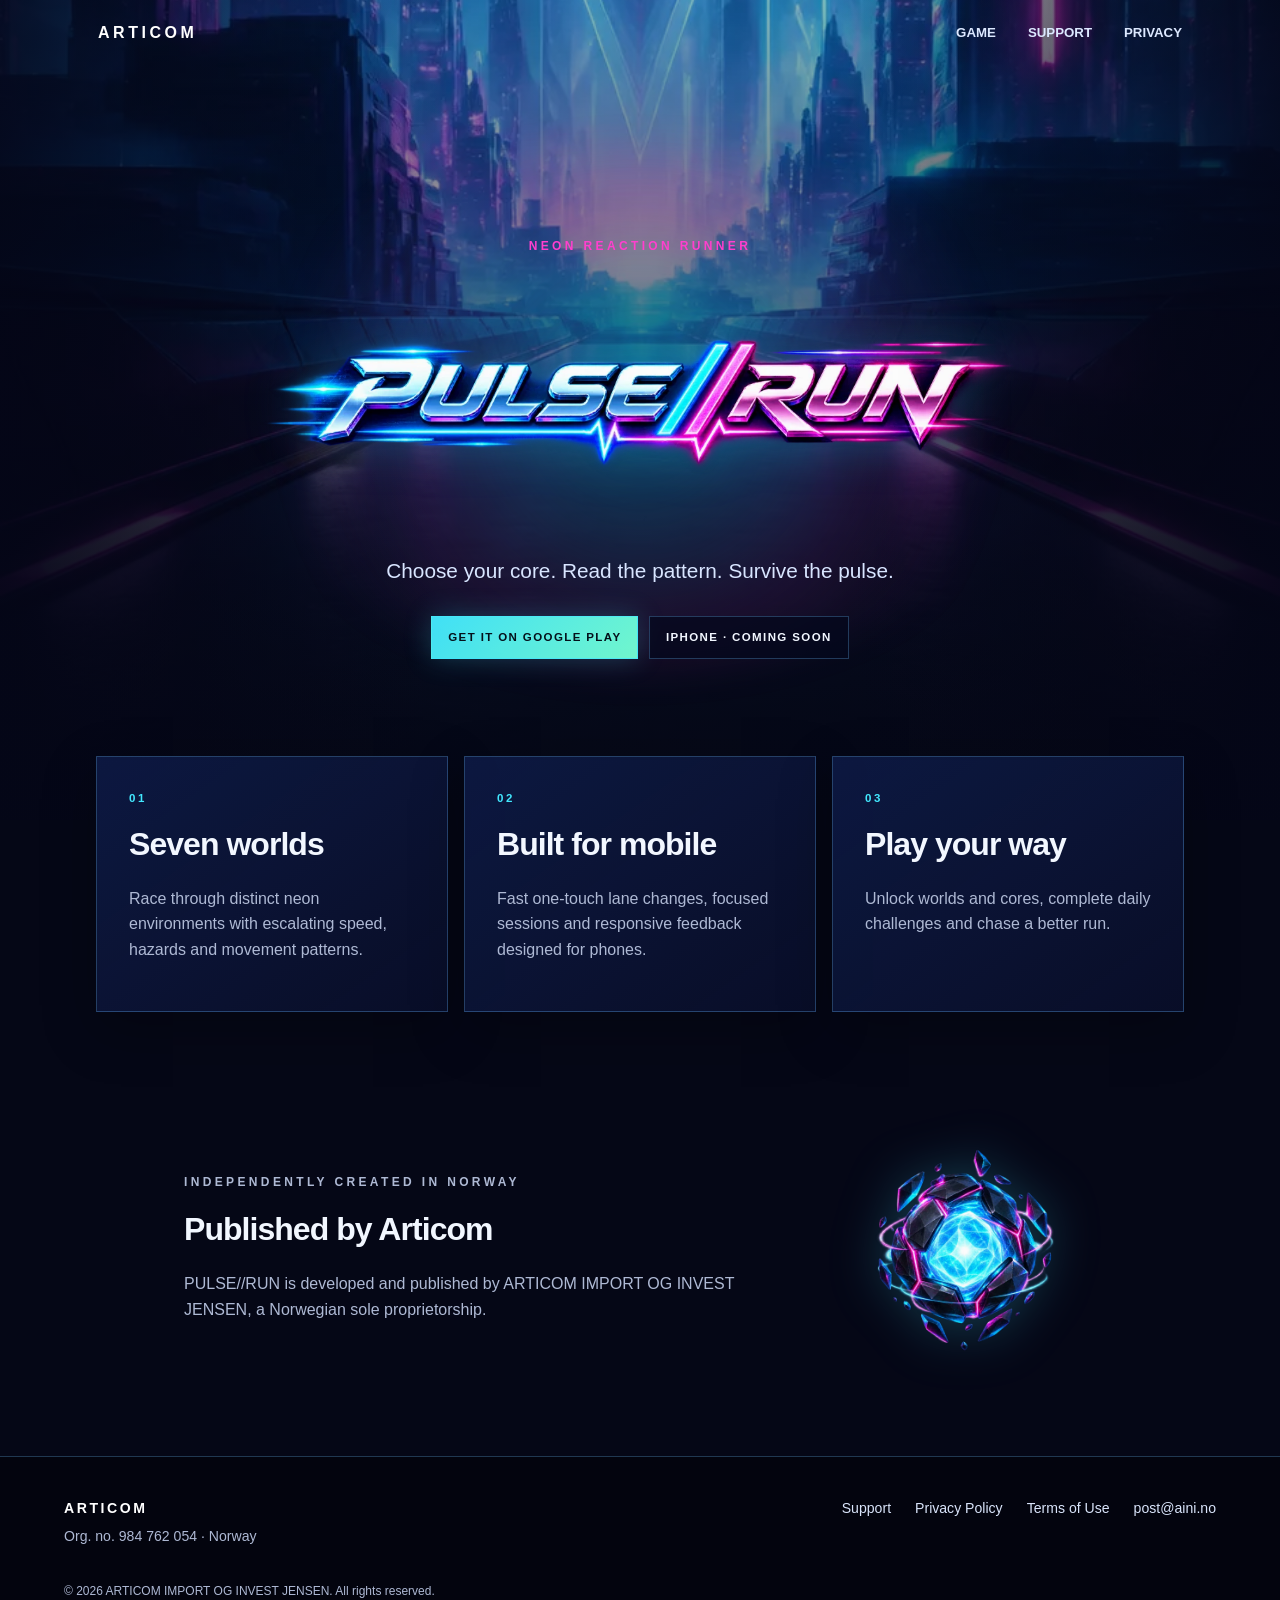
<file: index.html>
<!doctype html>
<html lang="en">
<head>
  <meta charset="utf-8">
  <meta name="viewport" content="width=device-width, initial-scale=1">
  <meta name="description" content="Articom presents PULSE//RUN, a neon reaction runner for iOS and Android.">
  <meta name="theme-color" content="#080b22">
  <link rel="canonical" href="https://articom.no/">
  <link rel="icon" href="/assets/favicon.png" type="image/png">
  <link rel="stylesheet" href="/assets/site.css">
  <title>Articom · PULSE//RUN</title>
</head>
<body>
  <header class="site-header">
    <a class="brand" href="/" aria-label="Articom home">ARTICOM</a>
    <nav aria-label="Primary navigation">
      <a href="#game">Game</a>
      <a href="/support/">Support</a>
      <a href="/privacy/">Privacy</a>
    </nav>
  </header>

  <main>
    <section class="hero" id="game">
      <div class="hero-glow" aria-hidden="true"></div>
      <div class="hero-content">
        <p class="eyebrow">NEON REACTION RUNNER</p>
        <img class="wordmark" src="/assets/pulse-run-wordmark.webp" alt="PULSE//RUN">
        <p class="lead">Choose your core. Read the pattern. Survive the pulse.</p>
        <div class="platforms" aria-label="Download PULSE RUN">
          <a class="play-link" href="https://play.google.com/store/apps/details?id=no.articom.pulserun" target="_blank" rel="noopener noreferrer">Get it on Google Play</a>
          <span>iPhone · Coming soon</span>
        </div>
      </div>
    </section>

    <section class="content-grid" aria-label="PULSE RUN features">
      <article class="panel">
        <p class="panel-number">01</p>
        <h2>Seven worlds</h2>
        <p>Race through distinct neon environments with escalating speed, hazards and movement patterns.</p>
      </article>
      <article class="panel">
        <p class="panel-number">02</p>
        <h2>Built for mobile</h2>
        <p>Fast one-touch lane changes, focused sessions and responsive feedback designed for phones.</p>
      </article>
      <article class="panel">
        <p class="panel-number">03</p>
        <h2>Play your way</h2>
        <p>Unlock worlds and cores, complete daily challenges and chase a better run.</p>
      </article>
    </section>

    <section class="publisher">
      <div>
        <p class="eyebrow">INDEPENDENTLY CREATED IN NORWAY</p>
        <h2>Published by Articom</h2>
        <p>PULSE//RUN is developed and published by ARTICOM IMPORT OG INVEST JENSEN, a Norwegian sole proprietorship.</p>
      </div>
      <img src="/assets/pulse-core.webp" alt="A glowing PULSE RUN core">
    </section>
  </main>

  <footer>
    <div>
      <strong>ARTICOM</strong>
      <p>Org. no. 984 762 054 · Norway</p>
    </div>
    <div class="footer-links">
      <a href="/support/">Support</a>
      <a href="/privacy/">Privacy Policy</a>
      <a href="/terms/">Terms of Use</a>
      <a href="mailto:post@aini.no">post@aini.no</a>
    </div>
    <p class="copyright">© 2026 ARTICOM IMPORT OG INVEST JENSEN. All rights reserved.</p>
  </footer>
</body>
</html>
</file>
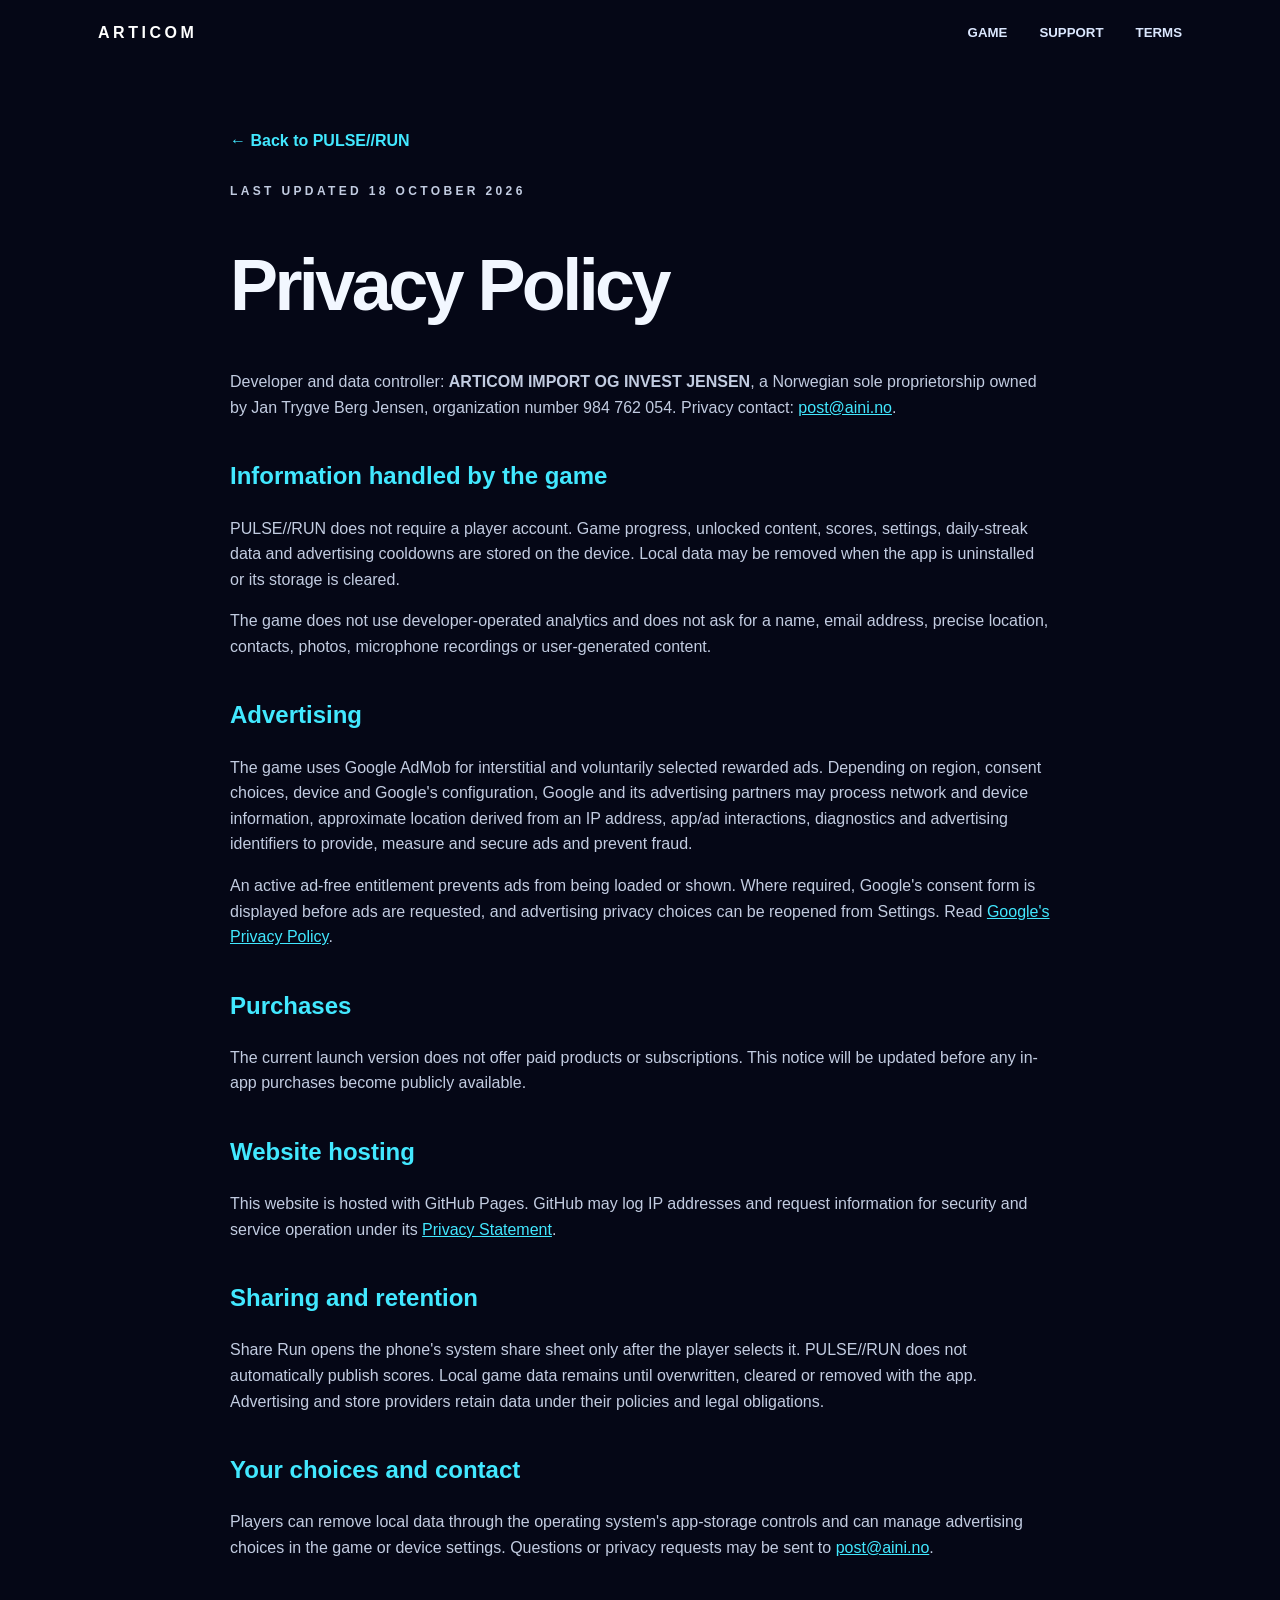
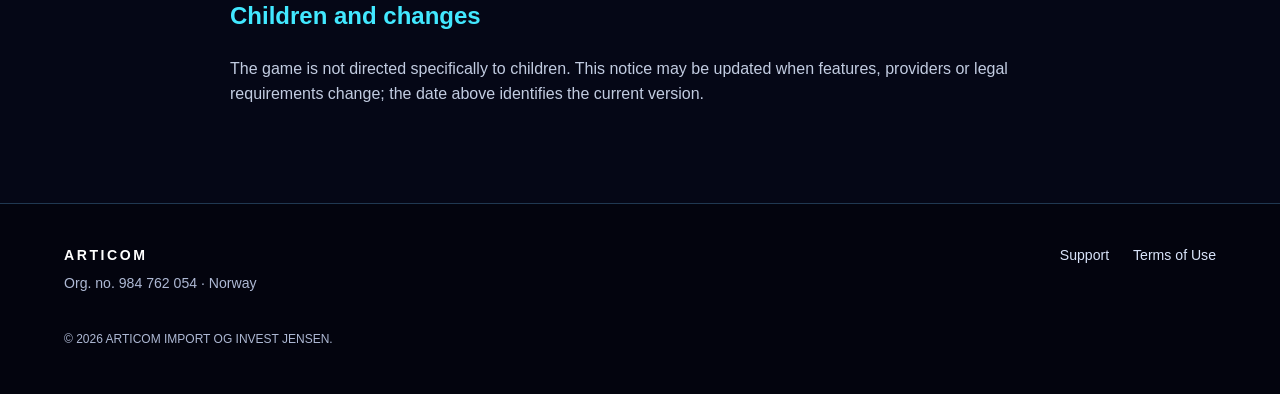
<file: privacy/index.html>
<!doctype html>
<html lang="en">
<head>
  <meta charset="utf-8"><meta name="viewport" content="width=device-width, initial-scale=1">
  <meta name="description" content="Privacy Policy for PULSE RUN.">
  <link rel="canonical" href="https://articom.no/privacy/"><link rel="icon" href="/assets/favicon.png" type="image/png"><link rel="stylesheet" href="/assets/site.css">
  <title>Privacy Policy · PULSE//RUN</title>
</head>
<body>
  <header class="site-header"><a class="brand" href="/">ARTICOM</a><nav aria-label="Primary navigation"><a href="/">Game</a><a href="/support/">Support</a><a href="/terms/">Terms</a></nav></header>
  <main class="legal-main">
    <a class="back-link" href="/">← Back to PULSE//RUN</a>
    <p class="eyebrow">LAST UPDATED 18 OCTOBER 2026</p><h1>Privacy Policy</h1>
    <p>Developer and data controller: <strong>ARTICOM IMPORT OG INVEST JENSEN</strong>, a Norwegian sole proprietorship owned by Jan Trygve Berg Jensen, organization number 984 762 054. Privacy contact: <a href="mailto:post@aini.no">post@aini.no</a>.</p>
    <h2>Information handled by the game</h2>
    <p>PULSE//RUN does not require a player account. Game progress, unlocked content, scores, settings, daily-streak data and advertising cooldowns are stored on the device. Local data may be removed when the app is uninstalled or its storage is cleared.</p>
    <p>The game does not use developer-operated analytics and does not ask for a name, email address, precise location, contacts, photos, microphone recordings or user-generated content.</p>
    <h2>Advertising</h2>
    <p>The game uses Google AdMob for interstitial and voluntarily selected rewarded ads. Depending on region, consent choices, device and Google's configuration, Google and its advertising partners may process network and device information, approximate location derived from an IP address, app/ad interactions, diagnostics and advertising identifiers to provide, measure and secure ads and prevent fraud.</p>
    <p>An active ad-free entitlement prevents ads from being loaded or shown. Where required, Google's consent form is displayed before ads are requested, and advertising privacy choices can be reopened from Settings. Read <a href="https://policies.google.com/privacy">Google's Privacy Policy</a>.</p>
    <h2>Purchases</h2>
    <p>The current launch version does not offer paid products or subscriptions. This notice will be updated before any in-app purchases become publicly available.</p>
    <h2>Website hosting</h2>
    <p>This website is hosted with GitHub Pages. GitHub may log IP addresses and request information for security and service operation under its <a href="https://docs.github.com/en/site-policy/privacy-policies/github-general-privacy-statement">Privacy Statement</a>.</p>
    <h2>Sharing and retention</h2>
    <p>Share Run opens the phone's system share sheet only after the player selects it. PULSE//RUN does not automatically publish scores. Local game data remains until overwritten, cleared or removed with the app. Advertising and store providers retain data under their policies and legal obligations.</p>
    <h2>Your choices and contact</h2>
    <p>Players can remove local data through the operating system's app-storage controls and can manage advertising choices in the game or device settings. Questions or privacy requests may be sent to <a href="mailto:post@aini.no">post@aini.no</a>.</p>
    <h2>Children and changes</h2>
    <p>The game is not directed specifically to children. This notice may be updated when features, providers or legal requirements change; the date above identifies the current version.</p>
  </main>
  <footer><div><strong>ARTICOM</strong><p>Org. no. 984 762 054 · Norway</p></div><div class="footer-links"><a href="/support/">Support</a><a href="/terms/">Terms of Use</a></div><p class="copyright">© 2026 ARTICOM IMPORT OG INVEST JENSEN.</p></footer>
</body></html>
</file>
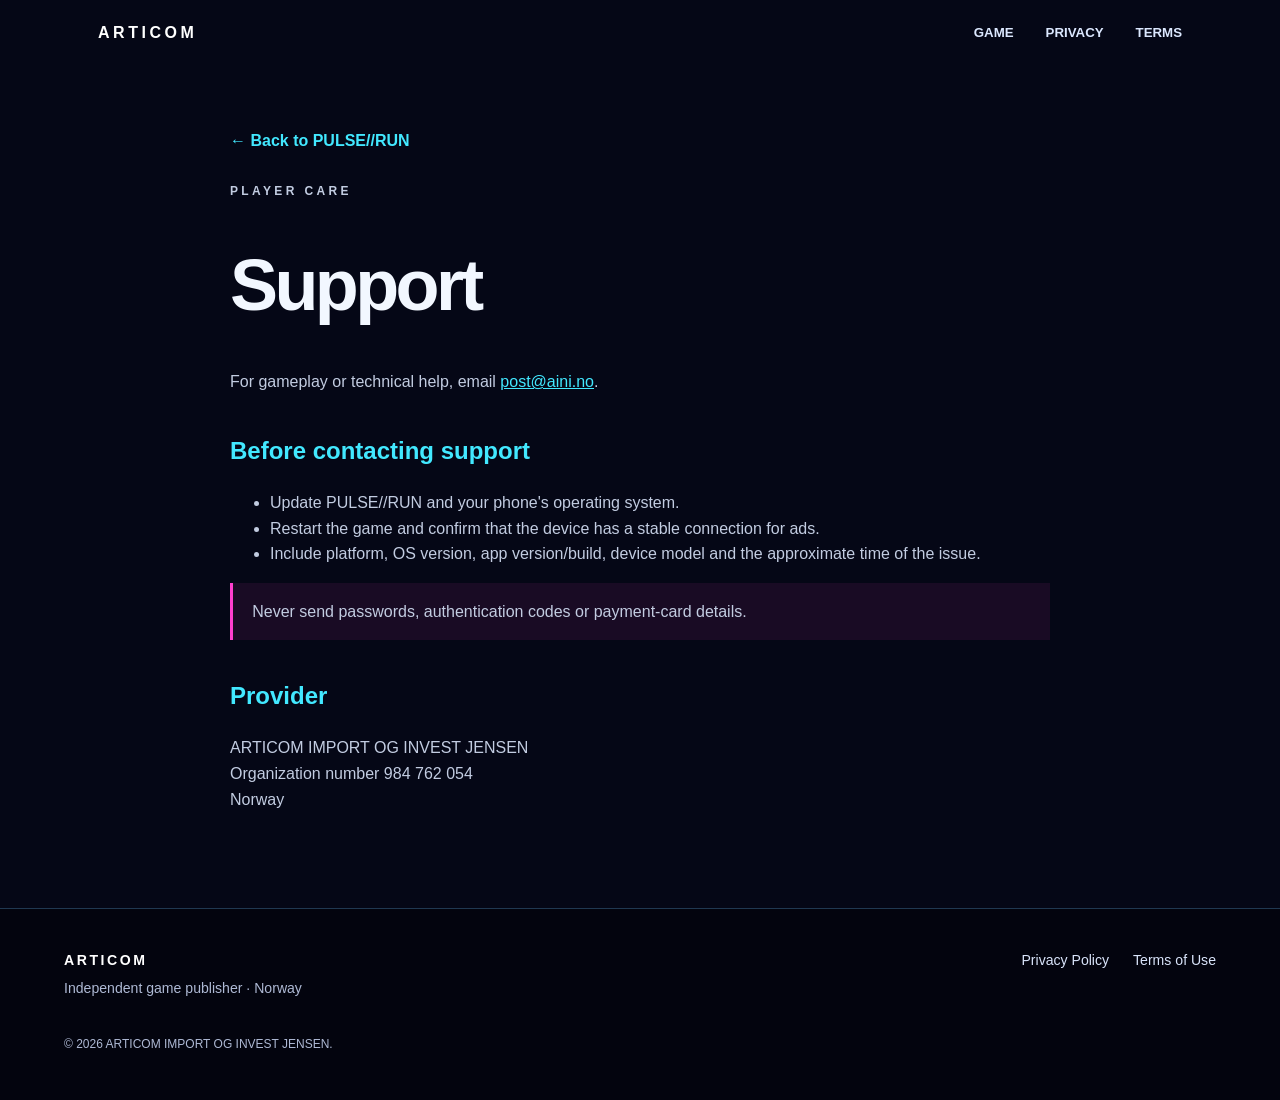
<file: support/index.html>
<!doctype html>
<html lang="en">
<head>
  <meta charset="utf-8"><meta name="viewport" content="width=device-width, initial-scale=1">
  <meta name="description" content="Official PULSE RUN player support from Articom.">
  <link rel="canonical" href="https://articom.no/support/"><link rel="icon" href="/assets/favicon.png" type="image/png"><link rel="stylesheet" href="/assets/site.css">
  <title>PULSE//RUN Support · Articom</title>
</head>
<body>
  <header class="site-header"><a class="brand" href="/">ARTICOM</a><nav aria-label="Primary navigation"><a href="/">Game</a><a href="/privacy/">Privacy</a><a href="/terms/">Terms</a></nav></header>
  <main class="legal-main">
    <a class="back-link" href="/">← Back to PULSE//RUN</a>
    <p class="eyebrow">PLAYER CARE</p><h1>Support</h1>
    <p>For gameplay or technical help, email <a href="mailto:post@aini.no">post@aini.no</a>.</p>
    <h2>Before contacting support</h2>
    <ul>
      <li>Update PULSE//RUN and your phone's operating system.</li>
      <li>Restart the game and confirm that the device has a stable connection for ads.</li>
      <li>Include platform, OS version, app version/build, device model and the approximate time of the issue.</li>
    </ul>
    <p class="notice">Never send passwords, authentication codes or payment-card details.</p>
    <h2>Provider</h2>
    <p>ARTICOM IMPORT OG INVEST JENSEN<br>Organization number 984 762 054<br>Norway</p>
  </main>
  <footer><div><strong>ARTICOM</strong><p>Independent game publisher · Norway</p></div><div class="footer-links"><a href="/privacy/">Privacy Policy</a><a href="/terms/">Terms of Use</a></div><p class="copyright">© 2026 ARTICOM IMPORT OG INVEST JENSEN.</p></footer>
</body></html>
</file>
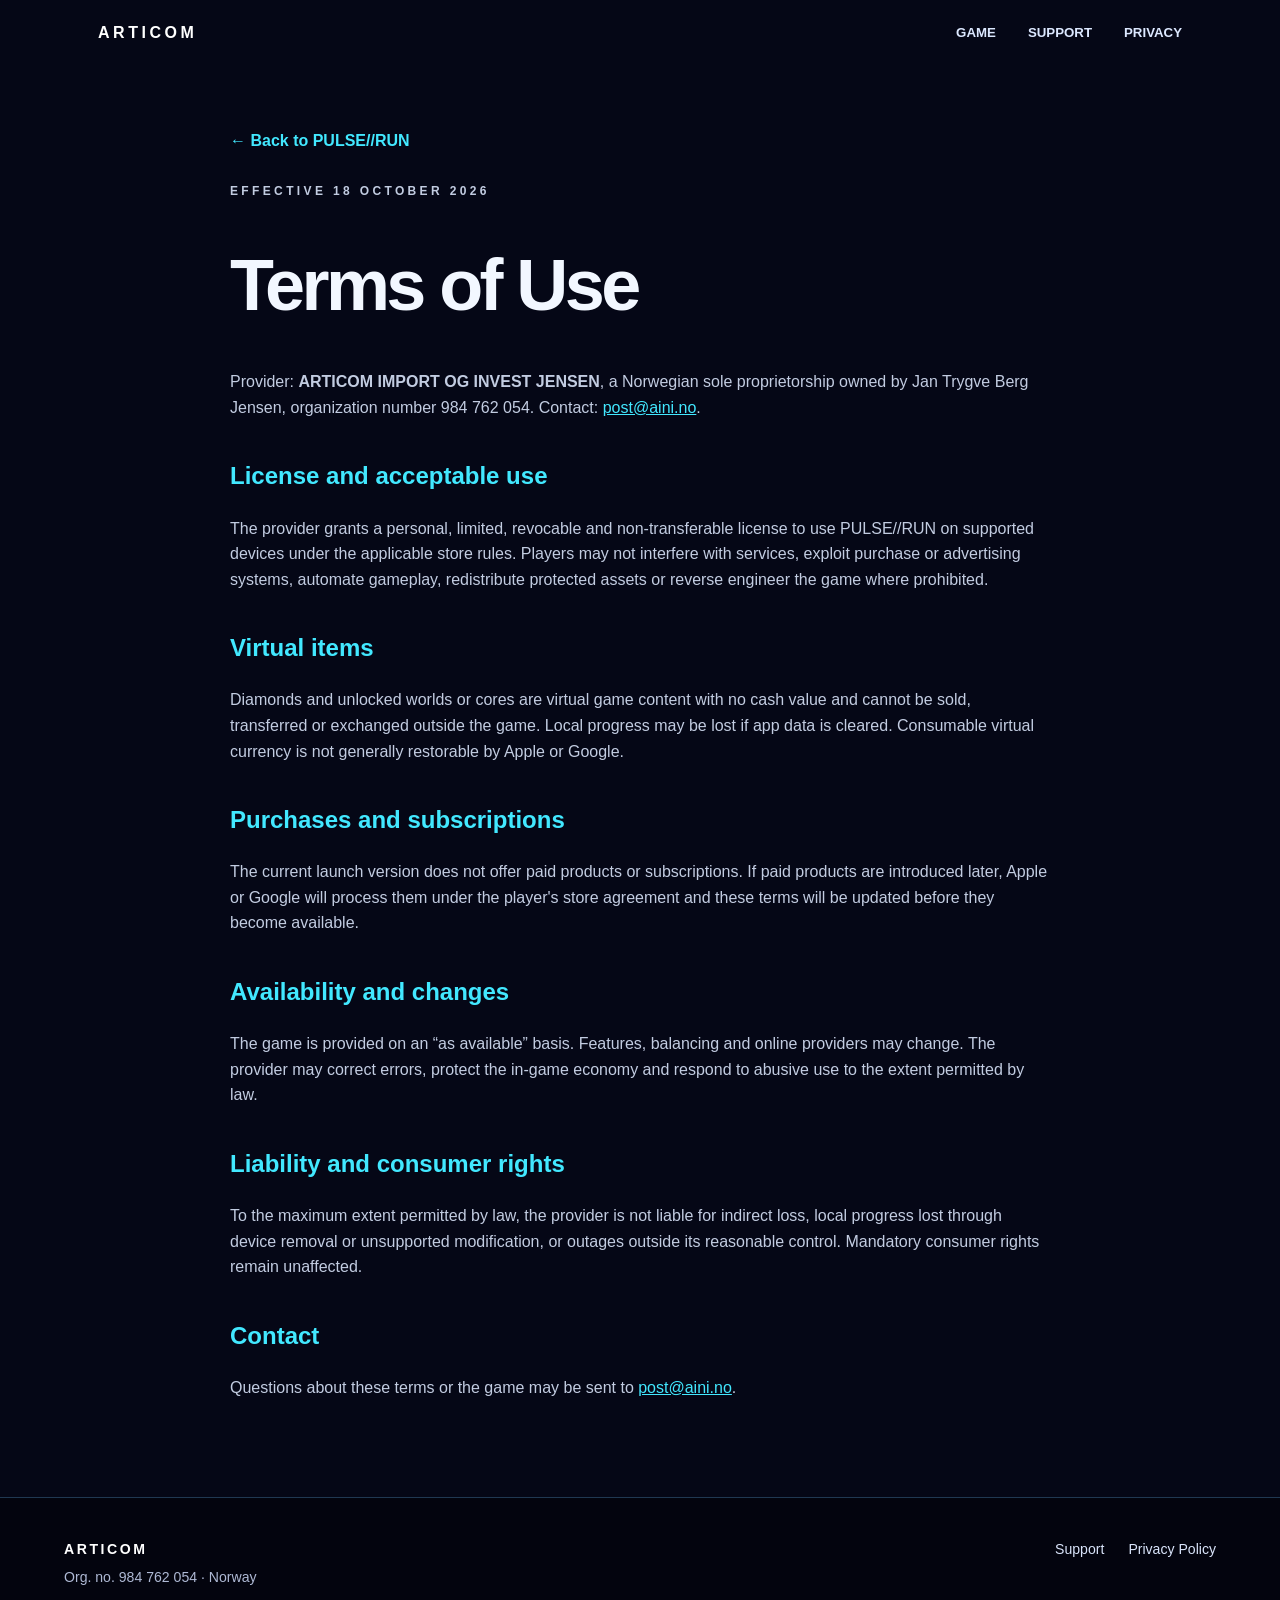
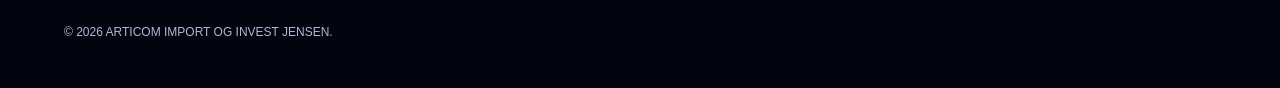
<file: terms/index.html>
<!doctype html>
<html lang="en">
<head>
  <meta charset="utf-8"><meta name="viewport" content="width=device-width, initial-scale=1">
  <meta name="description" content="Terms of Use for PULSE RUN.">
  <link rel="canonical" href="https://articom.no/terms/"><link rel="icon" href="/assets/favicon.png" type="image/png"><link rel="stylesheet" href="/assets/site.css">
  <title>Terms of Use · PULSE//RUN</title>
</head>
<body>
  <header class="site-header"><a class="brand" href="/">ARTICOM</a><nav aria-label="Primary navigation"><a href="/">Game</a><a href="/support/">Support</a><a href="/privacy/">Privacy</a></nav></header>
  <main class="legal-main">
    <a class="back-link" href="/">← Back to PULSE//RUN</a>
    <p class="eyebrow">EFFECTIVE 18 OCTOBER 2026</p><h1>Terms of Use</h1>
    <p>Provider: <strong>ARTICOM IMPORT OG INVEST JENSEN</strong>, a Norwegian sole proprietorship owned by Jan Trygve Berg Jensen, organization number 984 762 054. Contact: <a href="mailto:post@aini.no">post@aini.no</a>.</p>
    <h2>License and acceptable use</h2>
    <p>The provider grants a personal, limited, revocable and non-transferable license to use PULSE//RUN on supported devices under the applicable store rules. Players may not interfere with services, exploit purchase or advertising systems, automate gameplay, redistribute protected assets or reverse engineer the game where prohibited.</p>
    <h2>Virtual items</h2>
    <p>Diamonds and unlocked worlds or cores are virtual game content with no cash value and cannot be sold, transferred or exchanged outside the game. Local progress may be lost if app data is cleared. Consumable virtual currency is not generally restorable by Apple or Google.</p>
    <h2>Purchases and subscriptions</h2>
    <p>The current launch version does not offer paid products or subscriptions. If paid products are introduced later, Apple or Google will process them under the player's store agreement and these terms will be updated before they become available.</p>
    <h2>Availability and changes</h2>
    <p>The game is provided on an “as available” basis. Features, balancing and online providers may change. The provider may correct errors, protect the in-game economy and respond to abusive use to the extent permitted by law.</p>
    <h2>Liability and consumer rights</h2>
    <p>To the maximum extent permitted by law, the provider is not liable for indirect loss, local progress lost through device removal or unsupported modification, or outages outside its reasonable control. Mandatory consumer rights remain unaffected.</p>
    <h2>Contact</h2>
    <p>Questions about these terms or the game may be sent to <a href="mailto:post@aini.no">post@aini.no</a>.</p>
  </main>
  <footer><div><strong>ARTICOM</strong><p>Org. no. 984 762 054 · Norway</p></div><div class="footer-links"><a href="/support/">Support</a><a href="/privacy/">Privacy Policy</a></div><p class="copyright">© 2026 ARTICOM IMPORT OG INVEST JENSEN.</p></footer>
</body></html>
</file>
<file: assets/site.css>
:root {
  color-scheme: dark;
  --ink: #f2f7ff;
  --muted: #aeb9d4;
  --cyan: #42e8ff;
  --pink: #ff3fce;
  --line: rgba(108, 190, 255, .28);
  --panel: rgba(9, 15, 43, .82);
}

* { box-sizing: border-box; }

html { scroll-behavior: smooth; }

body {
  margin: 0;
  min-width: 280px;
  background: #050716;
  color: var(--ink);
  font-family: Inter, ui-sans-serif, -apple-system, BlinkMacSystemFont, "Segoe UI", sans-serif;
  line-height: 1.6;
}

a { color: var(--cyan); }

.site-header {
  position: absolute;
  z-index: 3;
  inset: 0 0 auto;
  display: flex;
  align-items: center;
  justify-content: space-between;
  gap: 1rem;
  max-width: 1180px;
  margin: auto;
  padding: 1.25rem clamp(1rem, 4vw, 3rem);
}

.brand {
  color: #fff;
  font-weight: 900;
  letter-spacing: .22em;
  text-decoration: none;
}

nav { display: flex; gap: clamp(.8rem, 3vw, 2rem); }
nav a { color: #dce8ff; font-size: .83rem; font-weight: 700; text-decoration: none; text-transform: uppercase; }
nav a:hover, nav a:focus-visible { color: var(--cyan); }

.hero {
  position: relative;
  min-height: min(820px, 92vh);
  display: grid;
  place-items: center;
  overflow: hidden;
  background:
    linear-gradient(180deg, rgba(2, 5, 19, .28), #050716 98%),
    url("/assets/neon-city-bg.webp") center/cover no-repeat;
}

.hero::before {
  content: "";
  position: absolute;
  inset: 0;
  background: linear-gradient(90deg, rgba(4, 6, 23, .85), transparent 35% 65%, rgba(4, 6, 23, .85));
}

.hero-glow {
  position: absolute;
  width: min(850px, 110vw);
  height: min(520px, 70vw);
  border-radius: 50%;
  background: radial-gradient(circle, rgba(30, 210, 255, .23), rgba(255, 45, 201, .09) 45%, transparent 72%);
  filter: blur(20px);
}

.hero-content {
  position: relative;
  z-index: 1;
  width: min(900px, 92vw);
  padding: 8rem 1rem 4rem;
  text-align: center;
}

.eyebrow { color: var(--pink); font-size: .75rem; font-weight: 900; letter-spacing: .28em; text-transform: uppercase; }
.wordmark { display: block; width: min(760px, 96%); height: auto; margin: 1.4rem auto; filter: drop-shadow(0 0 24px rgba(31, 213, 255, .25)); }
.lead { max-width: 560px; margin: 0 auto 1.8rem; color: #d8e5ff; font-size: clamp(1rem, 2.5vw, 1.3rem); }

.platforms { display: flex; justify-content: center; gap: .65rem; }
.platforms span, .platforms a { display: inline-flex; align-items: center; justify-content: center; min-height: 2.65rem; padding: .45rem 1rem; border: 1px solid var(--line); background: rgba(4, 8, 28, .72); font-size: .72rem; font-weight: 800; letter-spacing: .12em; text-decoration: none; text-transform: uppercase; }
.platforms .play-link { border-color: rgba(66, 232, 255, .7); background: linear-gradient(135deg, rgba(66, 232, 255, .96), rgba(116, 255, 211, .96)); color: #04101a; box-shadow: 0 0 28px rgba(66, 232, 255, .22); transition: transform .18s ease, box-shadow .18s ease; }
.platforms .play-link:hover { transform: translateY(-2px); box-shadow: 0 0 36px rgba(66, 232, 255, .34); }
.platforms .play-link:focus-visible { outline: 3px solid #fff; outline-offset: 4px; }

.content-grid {
  position: relative;
  z-index: 2;
  display: grid;
  grid-template-columns: repeat(3, 1fr);
  gap: 1rem;
  max-width: 1120px;
  margin: -4rem auto 0;
  padding: 0 1rem 5rem;
}

.panel {
  min-height: 250px;
  padding: 2rem;
  border: 1px solid var(--line);
  background: linear-gradient(145deg, rgba(13, 25, 67, .94), var(--panel));
  box-shadow: 0 18px 50px rgba(0, 0, 0, .25);
}

.panel-number { margin: 0; color: var(--cyan); font-size: .72rem; font-weight: 900; letter-spacing: .22em; }
.panel h2, .publisher h2 { margin: .7rem 0; font-size: clamp(1.45rem, 3vw, 2rem); letter-spacing: -.03em; }
.panel p:last-child, .publisher p { color: var(--muted); }

.publisher {
  display: grid;
  grid-template-columns: 1.4fr .6fr;
  align-items: center;
  gap: 2rem;
  max-width: 960px;
  margin: 0 auto;
  padding: 3rem 1.5rem 6rem;
}

.publisher img { justify-self: center; width: min(220px, 55vw); filter: drop-shadow(0 0 25px rgba(66, 232, 255, .25)); }

footer {
  display: grid;
  grid-template-columns: 1fr auto;
  gap: 1.5rem;
  padding: 2.5rem clamp(1.2rem, 5vw, 4rem);
  border-top: 1px solid var(--line);
  background: #03040e;
  color: var(--muted);
  font-size: .88rem;
}

footer strong { color: #fff; letter-spacing: .18em; }
footer p { margin: .35rem 0; }
.footer-links { display: flex; flex-wrap: wrap; justify-content: flex-end; gap: 1rem 1.5rem; }
.footer-links a { color: #d9e4fa; text-decoration: none; }
.copyright { grid-column: 1 / -1; font-size: .75rem; }

.legal-main { max-width: 860px; margin: auto; padding: 8rem 1.25rem 5rem; }
.legal-main h1 { font-size: clamp(2.2rem, 8vw, 4.5rem); line-height: 1; letter-spacing: -.05em; }
.legal-main h2 { margin-top: 2.3rem; color: var(--cyan); }
.legal-main p, .legal-main li { color: #c2cce1; }
.legal-main .notice { padding: 1rem 1.2rem; border-left: 3px solid var(--pink); background: rgba(255, 63, 206, .08); }
.back-link { display: inline-block; margin-bottom: 1rem; font-weight: 700; text-decoration: none; }

@media (max-width: 760px) {
  .site-header { align-items: flex-start; }
  nav { gap: .75rem; }
  nav a:first-child { display: none; }
  .hero { min-height: 700px; }
  .platforms { align-items: stretch; flex-direction: column; width: min(100%, 320px); margin-inline: auto; }
  .content-grid { grid-template-columns: 1fr; }
  .panel { min-height: 0; }
  .publisher { grid-template-columns: 1fr; text-align: center; }
  .publisher img { grid-row: 1; }
  footer { grid-template-columns: 1fr; }
  .footer-links { justify-content: flex-start; }
}

@media (prefers-reduced-motion: reduce) { html { scroll-behavior: auto; } }
</file>
